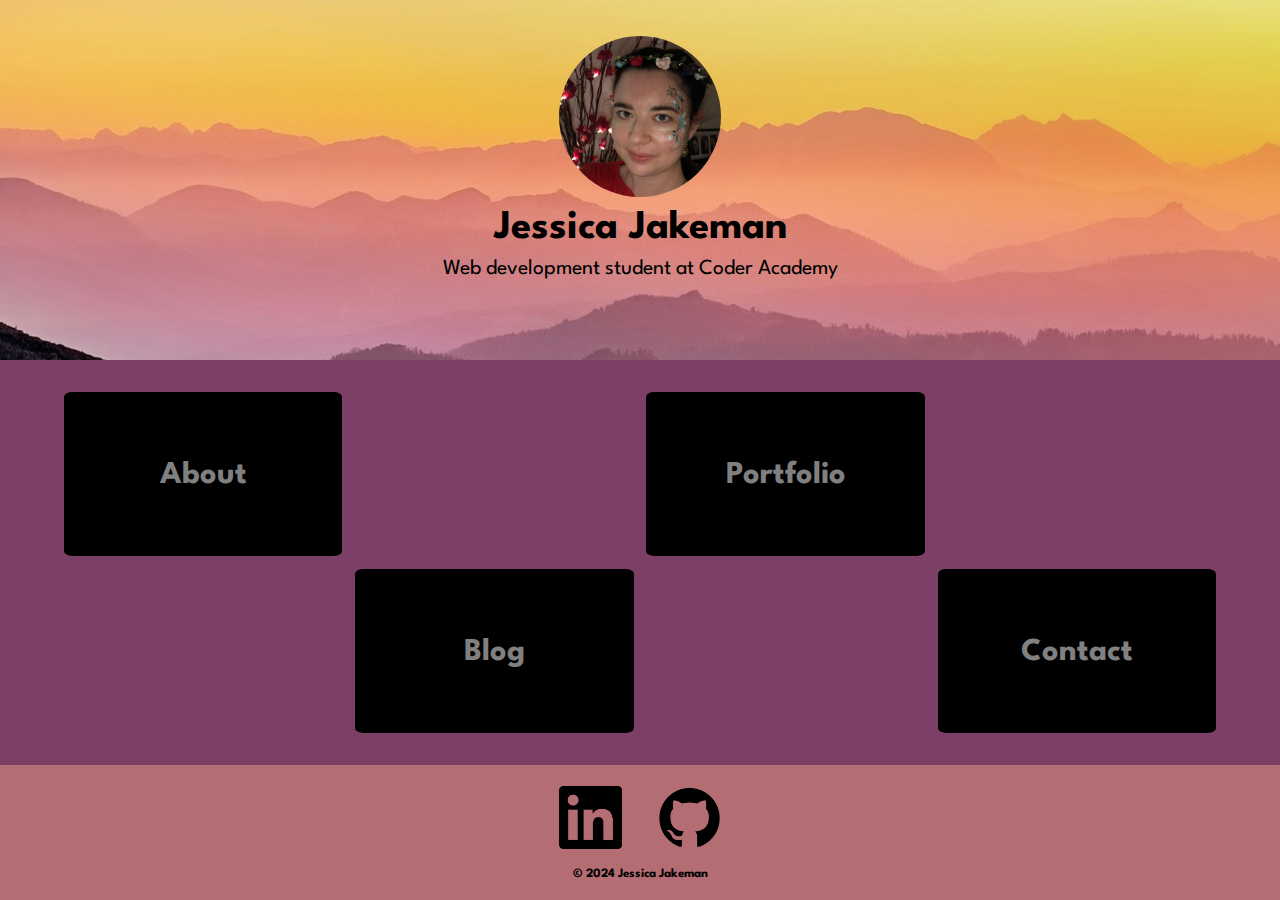
<file: index.html>
<!DOCTYPE html>
<html lang="en">
<head>
    <meta charset="UTF-8">
    <meta name="viewport" content="width=device-width, initial-scale=1.0">
    <title>Jessica Jakeman</title>
    <link rel="stylesheet" href="style.css">
    <link rel="preconnect" href="https://fonts.googleapis.com">
    <link rel="preconnect" href="https://fonts.googleapis.com">
    <link rel="preconnect" href="https://fonts.gstatic.com" crossorigin>
    <link href="https://fonts.googleapis.com/css2?family=League+Spartan&display=swap" rel="stylesheet">
</head>
<body>
    <!-- wrapper is parent container for defining CSS Grid for laying out all main elements of page -->
    <div id="wrapper-home" class="wrapper">
        <!-- header featuring my headshot, name, intro text and background hero image -->
        <header>
            <img id="hero-image" src="img/mountains1800simon-berger-twukN12EN7c-unsplash.jpg" alt="mountain sunset">
            <img id="jj-photo" src="img/JJ.jpg" alt="Photo of Jessica Jakeman">
            <h1 id="name">Jessica Jakeman</h1>
            <p id="intro">Web development student at Coder Academy</p>
        </header>
        <!-- Navbar to provide navigation to all main pages of site -->
        <nav id="nav-home-pg">
            <a id="nav-about-link" class="nav-home-item" href="about.html">About</a>
            <a id="nav-portfolio-link" class="nav-home-item" href="portfolio.html">Portfolio</a>
            <a id="nav-blog-link" class="nav-home-item" href="blog.html">Blog</a>
            <a id="nav-contact-link" class="nav-home-item" href="contact.html">Contact</a>
        </nav>
        <!-- footer for containing social media & copyright info -->
        <footer>
            <section id="#socials-home" class="socials">
                <a href="https://www.linkedin.com/in/jessica-jakeman/" target="_blank">
                    <img class="social-logo" src="img/linkedin-black-icon.webp" alt="Linkedin logo">
                </a>
                <a href="https://github.com/jeskaj" target="_blank">
                    <img class="social-logo" src="img/github-mark.png" alt="Github logo">
                </a>
            </section>
            <section id="copyright">&copy 2024 Jessica Jakeman</section>
        </footer>
    </div>
</body>
</html>
</file>
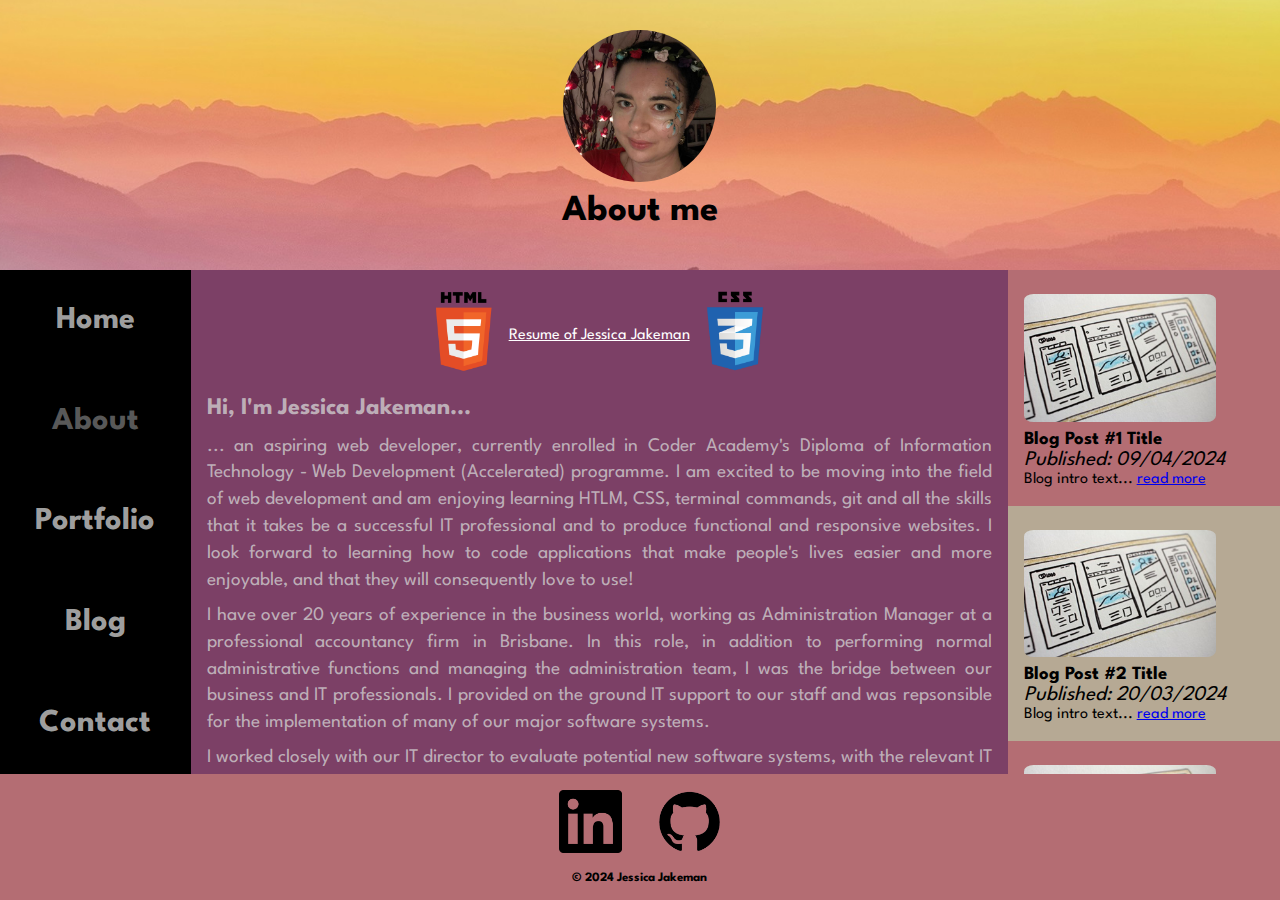
<file: about.html>
<!DOCTYPE html>
<html lang="en">
<head>
    <meta charset="UTF-8">
    <meta name="viewport" content="width=device-width, initial-scale=1.0">
    <title>About Me</title>
    <link rel="stylesheet" href="style.css">
    <link rel="preconnect" href="https://fonts.googleapis.com">
    <link rel="preconnect" href="https://fonts.googleapis.com">
    <link rel="preconnect" href="https://fonts.gstatic.com" crossorigin>
    <link href="https://fonts.googleapis.com/css2?family=League+Spartan&display=swap" rel="stylesheet">
</head>
<body>
    <!-- wrapper is parent container for defining CSS Grid for laying out all main elements of page -->
    <div id="wrapper-about" class="wrapper">
        <!-- header to featuring my headshot, name and background hero image -->
        <header class="header-lvl2-pg">
            <img id="hero-image" src="img/mountains1800simon-berger-twukN12EN7c-unsplash.jpg" alt="mountain sunset">
            <img class="jj-photo-lvl2-pg" src="img/JJ.jpg" alt="Photo of Jessica Jakeman">
            <h1 class="heading-lvl2-pg">About me</h1>
        </header>
        <!-- Nav bar to provide navigation to all main pages of site -->
        <nav id="nav-about-pg" class="nav-lvl2-pg">
            <a id="nav-home-link" class="nav-lvl2-pg-item" href="index.html">Home</a>
            <a id="nav-about-link" class="nav-lvl2-pg-item nav-current-pg-link" href="about.html">About</a>
            <a id="nav-portfolio-link" class="nav-lvl2-pg-item" href="portfolio.html">Portfolio</a>
            <a id="nav-blog-link" class="nav-lvl2-pg-item" href="blog.html">Blog</a>
            <a id="nav-contact-link" class="nav-lvl2-pg-item" href="contact.html">Contact</a>
        </nav>
        <!-- main area of home page to contain primary information of page -->
        <main id="main-about">
            <!-- skills section to feature technical skills and link to resume -->
            <section id="skills">
                <img id="html-logo" class="about-logos" src="img/html-5-logo-png-transparent.png" alt="HTML5 Logo">
                <img id="css-logo" class="about-logos" src="img/css3-logo-png-transparent.png" alt="CSS Logo">
                <a id="resume" href="Resume-Jessica-Jakeman.pdf" target="_blank">Resume of Jessica Jakeman</a>
            </section>
            <!-- About me text regarding my education, work experience and personal interests -->
            <section id="about-text">
                <h2>Hi, I'm Jessica Jakeman...</h2>
                <p>... an aspiring web developer, currently enrolled in Coder Academy's Diploma of Information Technology - Web Development (Accelerated) programme.  
                    I am excited to be moving into the field of web development and am enjoying learning HTLM, CSS, terminal commands, git and all the skills that it takes be a successful IT professional and to produce functional and responsive websites.  I look forward to learning how to code applications that make people's lives easier and more enjoyable, and that they will consequently love to use!</p>
                <p>I have over 20 years of experience in the business world, working as Administration Manager at a professional accountancy firm in Brisbane. 
                In this role, in addition to performing normal administrative functions and managing the administration team, I was the bridge between our business and IT professionals.  I provided on the ground IT support to our staff and was repsonsible for the implementation of many of our major software systems.</p>
                <p>I worked closely with our IT director to evaluate potential new software systems, with the relevant IT consultants to implement them and then set up systems and procedures to train our staff in using them efficiently and effectively.
                <p>Over the past decade, my firm transitioned to using cloud applications for all major business requirements and this process provided me with invaluable experience in understanding user needs and the ways in which software and websites can provide a streamlined and intuitive user experience - or fail to do so!</p>
                <p>During this process, our firm worked very closely with our software providers.  I provided a lot of feedback to them and got used to hearing the response, "Nobody's ever asked us that before"; my common sense and logical approach to identifying our business and user requirements and offering potential solutions to gaps in current software functionality was appreciated by our software providers and often implemented in future releases.</p>
                <p></p>
                <p>This experience has left me ideally placed to be involved in the development of websites and applications that will successfully serve business and user needs.</p>
                <p>My first jobs as a teenager were teaching violin and theory of music (I grew up playing piano and violin) and tutoring highschool maths.  I also worked as a Zumba instructor for a while in 2010 (I think my highschool HPE teachers would have fallen off their chairs in shock!) and am currently filling in teaching some ballroom dancing classes for my teacher who is overseas for a few months.</p>
                <p>My favourite hobby these days is dancing - I enjoy ballroom, latin and swing dancing and try to get out on the floor at least twice a week (as often as possible, when time allows!).  I love being out in nature, especially rainforest bushalking in the moutains (the sun is not a friend to my skin, alas) and when I just want to relax, I enjoy reading and watching movies.</p>
            </section>
        </main>
        <!-- aside is a container for displaying list of blog posts -->
        <aside id="aside-about" class="posts">
            <!-- article sections for containing blog post listings -->
            <article id="blog-post-1" class="post-list">
                <img class="blog-list-images" src="img/wireframe300hal-gatewood-weRQAu9TA-A-unsplash.jpg" alt="wireframe photo by Hal Gatewood on Unsplash">
                <h3 class="blog-list-title">Blog Post #1 Title</h3>
                <p class="blog-published">Published:  09/04/2024</p>
                <p class="blog-blurb">Blog intro text... <a href="blog.html#blog-post-1">read more</a></p>
            </article>
            <article id="blog-post-2" class="post-list">
                <img class="blog-list-images" src="img/wireframe300hal-gatewood-weRQAu9TA-A-unsplash.jpg" alt="wireframe photo by Hal Gatewood on Unsplash">
                <h3 class="blog-list-title">Blog Post #2 Title</h3>
                <p class="blog-published">Published:  20/03/2024</p>
                <p class="blog-blurb">Blog intro text... <a href="blog.html#blog-post-2">read more</a></p>
            </article>
            <article id="blog-post-3" class="post-list">
                <img class="blog-list-images" src="img/wireframe300hal-gatewood-weRQAu9TA-A-unsplash.jpg" alt="wireframe photo by Hal Gatewood on Unsplash">
                <h3 class="blog-list-title">Blog Post #3 Title</h3>
                <p class="blog-published">Published:  25/02/2024</p>
                <p class="blog-blurb">Blog intro text... <a href="blog.html#blog-post-3">read more</a></p>
            </article>
            <article id="blog-post-3" class="post-list">
                <img class="blog-list-images" src="img/wireframe300hal-gatewood-weRQAu9TA-A-unsplash.jpg" alt="wireframe photo by Hal Gatewood on Unsplash">
                <h3 class="blog-list-title">Blog Post #4 Title</h3>
                <p class="blog-published">Published:  15/01/2024</p>
                <p class="blog-blurb">Blog intro text... <a href="blog.html#blog-post-4">read more</a></p>
            </article>
            <article id="blog-post-3" class="post-list">
                <img class="blog-list-images" src="img/wireframe300hal-gatewood-weRQAu9TA-A-unsplash.jpg" alt="wireframe photo by Hal Gatewood on Unsplash">
                <h3 class="blog-list-title">Blog Post #5 Title</h3>
                <p class="blog-published">Published:  08/12/2024</p>
                <p class="blog-blurb">Blog intro text... <a href="blog.html#blog-post-5">read more</a></p>
            </article>
            </article>
            <!-- article section to display link to full blog at bottom of list of posts -->
            <article id="blog-link">
                <p>Read my full blog <a href="blog.html">here</a></p>
            </article>
        </aside>
        <!-- footer for containing copyright & social media info -->
        <footer>
            <!-- separate sections to separate social media logos from copyright info for ease of layout -->
            <section id="socials-about" class="socials">
                <a href="https://www.linkedin.com/in/jessica-jakeman/" target="_blank">
                    <img class="social-logo" src="img/linkedin-black-icon.webp" alt="Linkedin logo">
                </a>
                <a href="https://github.com/jeskaj" target="_blank">
                    <img class="social-logo" src="img/github-mark.png" alt="Github logo">
                </a>
            </section>
            <section id="copyright">&copy 2024 Jessica Jakeman</section>
        </footer>
    </div>
</body>
</html>
</file>
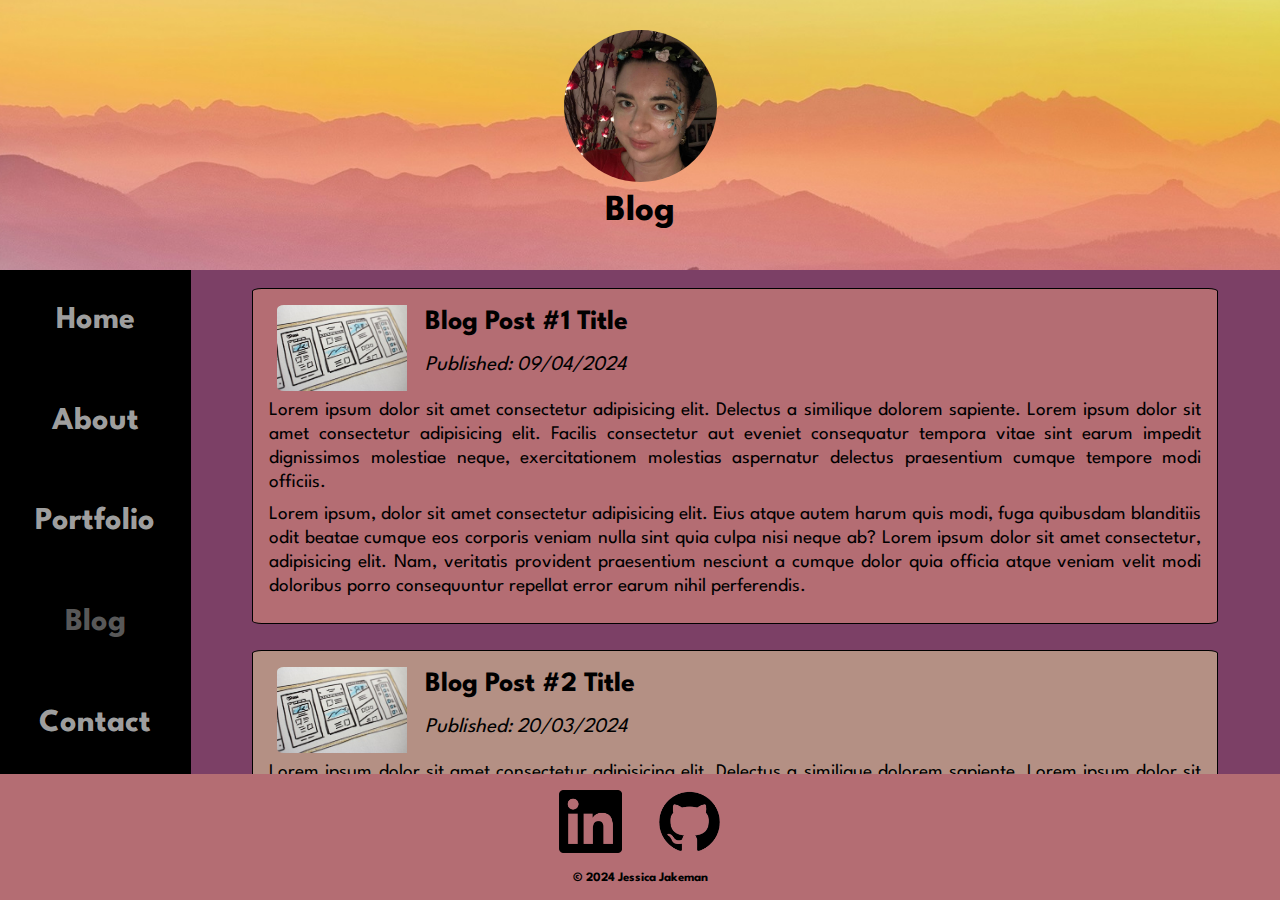
<file: blog.html>
<!DOCTYPE html>
<html lang="en">
<head>
    <meta charset="UTF-8">
    <meta name="viewport" content="width=device-width, initial-scale=1.0">
    <title>My Blog</title>
    <link rel="stylesheet" href="style.css">
    <link rel="preconnect" href="https://fonts.googleapis.com">
    <link rel="preconnect" href="https://fonts.googleapis.com">
    <link rel="preconnect" href="https://fonts.gstatic.com" crossorigin>
    <link href="https://fonts.googleapis.com/css2?family=League+Spartan&display=swap" rel="stylesheet">
</head>
<body>
    <!-- wrapper is parent container for defining CSS Grid for laying out all main elements of page -->
    <div id="wrapper-blog" class="wrapper">
        <!-- header featuring my headshot, page heading and background hero image -->
        <header id="header-blog" class="header-lvl2-pg">
            <img id="hero-image" src="img/mountains1800simon-berger-twukN12EN7c-unsplash.jpg" alt="mountain sunset">
            <img id="jj-photo-blog" class="jj-photo-lvl2-pg" src="img/JJ.jpg" alt="Photo of Jessica Jakeman">
            <h1 id="heading-blog" class="heading-lvl2-pg">Blog</h1>
        </header>
        <!-- Navbar to provide navigation to all main pages of site -->
        <nav id="nav-blog-pg" class="nav-lvl2-pg">
            <a id="nav-home-link" class="nav-lvl2-pg-item" href="index.html">Home</a>
            <a id="nav-about-link" class="nav-lvl2-pg-item" href="about.html">About</a>
            <a id="nav-portfolio-link" class="nav-lvl2-pg-item" href="portfolio.html">Portfolio</a>
            <a id="nav-blog-link" class="nav-lvl2-pg-item nav-current-pg-link">Blog</a>
            <a id="nav-contact-link" class="nav-lvl2-pg-item" href="contact.html">Contact</a>
        </nav>
        <!-- main area of blog page containing blog articles -->
        <main id="main-blog">
            <!-- article containers for blog posts -->
            <article class="post" id="blog-post-1">
                <img class="blog-images" src="img/wireframe300hal-gatewood-weRQAu9TA-A-unsplash.jpg" alt="wireframe photo by Hal Gatewood on Unsplash">
                <h3 class="blog-title">Blog Post #1 Title</h3>
                <p class="blog-published">Published:  09/04/2024</p>
                <!-- separate section for main text of blog article for layout purposes -->
                <section class="blog-text">
                    <p>Lorem ipsum dolor sit amet consectetur adipisicing elit. Delectus a similique dolorem sapiente. Lorem ipsum dolor sit amet consectetur adipisicing elit. Facilis consectetur aut eveniet consequatur tempora vitae sint earum impedit dignissimos molestiae neque, exercitationem molestias aspernatur delectus praesentium cumque tempore modi officiis.</p>
                    <p>Lorem ipsum, dolor sit amet consectetur adipisicing elit. Eius atque autem harum quis modi, fuga quibusdam blanditiis odit beatae cumque eos corporis veniam nulla sint quia culpa nisi neque ab?  Lorem ipsum dolor sit amet consectetur, adipisicing elit. Nam, veritatis provident praesentium nesciunt a cumque dolor quia officia atque veniam velit modi doloribus porro consequuntur repellat error earum nihil perferendis.</p>
                </section>
            </article>
            <article class="post" id="blog-post-2">
                <img class="blog-images" src="img/wireframe300hal-gatewood-weRQAu9TA-A-unsplash.jpg" alt="wireframe photo by Hal Gatewood on Unsplash">
                <h3 class="blog-title">Blog Post #2 Title</h3>
                <p class="blog-published">Published:  20/03/2024</p>
                <section class="blog-text">
                    <p>Lorem ipsum dolor sit amet consectetur adipisicing elit. Delectus a similique dolorem sapiente. Lorem ipsum dolor sit amet consectetur adipisicing elit. Facilis consectetur aut eveniet consequatur tempora vitae sint earum impedit dignissimos molestiae neque, exercitationem molestias aspernatur delectus praesentium cumque tempore modi officiis.</p>
                    <p>Lorem ipsum, dolor sit amet consectetur adipisicing elit. Eius atque autem harum quis modi, fuga quibusdam blanditiis odit beatae cumque eos corporis veniam nulla sint quia culpa nisi neque ab?  Lorem ipsum dolor sit amet consectetur, adipisicing elit. Nam, veritatis provident praesentium nesciunt a cumque dolor quia officia atque veniam velit modi doloribus porro consequuntur repellat error earum nihil perferendis.</p>
                </section>
            </article>
            <article class="post" id="blog-post-3">
                <img class="blog-images" src="img/wireframe300hal-gatewood-weRQAu9TA-A-unsplash.jpg" alt="wireframe photo by Hal Gatewood on Unsplash">
                <h3 class="blog-title">Blog Post #3 Title</h3>
                <p class="blog-published">Published:  25/02/2024</p>
                <section class="blog-text">
                    <p>Lorem ipsum dolor sit amet consectetur adipisicing elit. Delectus a similique dolorem sapiente. Lorem ipsum dolor sit amet consectetur adipisicing elit. Facilis consectetur aut eveniet consequatur tempora vitae sint earum impedit dignissimos molestiae neque, exercitationem molestias aspernatur delectus praesentium cumque tempore modi officiis.</p>
                    <p>Lorem ipsum, dolor sit amet consectetur adipisicing elit. Eius atque autem harum quis modi, fuga quibusdam blanditiis odit beatae cumque eos corporis veniam nulla sint quia culpa nisi neque ab?  Lorem ipsum dolor sit amet consectetur, adipisicing elit. Nam, veritatis provident praesentium nesciunt a cumque dolor quia officia atque veniam velit modi doloribus porro consequuntur repellat error earum nihil perferendis.</p>
                </section>
            </article>
            <article class="post" id="blog-post-4">
                <img class="blog-images" src="img/wireframe300hal-gatewood-weRQAu9TA-A-unsplash.jpg" alt="wireframe photo by Hal Gatewood on Unsplash">
                <h3 class="blog-title">Blog Post #4 Title</h3>
                <p class="blog-published">Published:  15/01/2024</p>
                <section class="blog-text">
                    <p>Lorem ipsum dolor sit amet consectetur adipisicing elit. Delectus a similique dolorem sapiente. Lorem ipsum dolor sit amet consectetur adipisicing elit. Facilis consectetur aut eveniet consequatur tempora vitae sint earum impedit dignissimos molestiae neque, exercitationem molestias aspernatur delectus praesentium cumque tempore modi officiis.</p>
                    <p>Lorem ipsum, dolor sit amet consectetur adipisicing elit. Eius atque autem harum quis modi, fuga quibusdam blanditiis odit beatae cumque eos corporis veniam nulla sint quia culpa nisi neque ab?  Lorem ipsum dolor sit amet consectetur, adipisicing elit. Nam, veritatis provident praesentium nesciunt a cumque dolor quia officia atque veniam velit modi doloribus porro consequuntur repellat error earum nihil perferendis.</p>
                </section>
            </article>
            <article class="post" id="blog-post-5">
                <img class="blog-images" src="img/wireframe300hal-gatewood-weRQAu9TA-A-unsplash.jpg" alt="wireframe photo by Hal Gatewood on Unsplash">
                <h3 class="blog-title">Blog Post #5 Title</h3>
                <p class="blog-published">Published:  08/12/2024</p>
                <section class="blog-text">
                    <p>Lorem ipsum dolor sit amet consectetur adipisicing elit. Delectus a similique dolorem sapiente. Lorem ipsum dolor sit amet consectetur adipisicing elit. Facilis consectetur aut eveniet consequatur tempora vitae sint earum impedit dignissimos molestiae neque, exercitationem molestias aspernatur delectus praesentium cumque tempore modi officiis.</p>
                    <p>Lorem ipsum, dolor sit amet consectetur adipisicing elit. Eius atque autem harum quis modi, fuga quibusdam blanditiis odit beatae cumque eos corporis veniam nulla sint quia culpa nisi neque ab?  Lorem ipsum dolor sit amet consectetur, adipisicing elit. Nam, veritatis provident praesentium nesciunt a cumque dolor quia officia atque veniam velit modi doloribus porro consequuntur repellat error earum nihil perferendis.</p>
                </section>
            </article>
        </main>
        <!-- footer for containing copyright & social media info -->
        <footer>
            <!-- separate sections to separate social media logos from copyright info for ease of layout -->
            <section id="socials-blog" class="socials">
                <a href="https://www.linkedin.com/in/jessica-jakeman/" target="_blank">
                    <img class="social-logo" src="img/linkedin-black-icon.webp" alt="Linkedin logo">
                </a>
                <a href="https://github.com/jeskaj" target="_blank">
                    <img class="social-logo" src="img/github-mark.png" alt="Github logo">
                </a>
            </section>
            <section id="copyright">&copy 2024 Jessica Jakeman</section>
        </footer>
    </div>
</body>
</html>
</file>
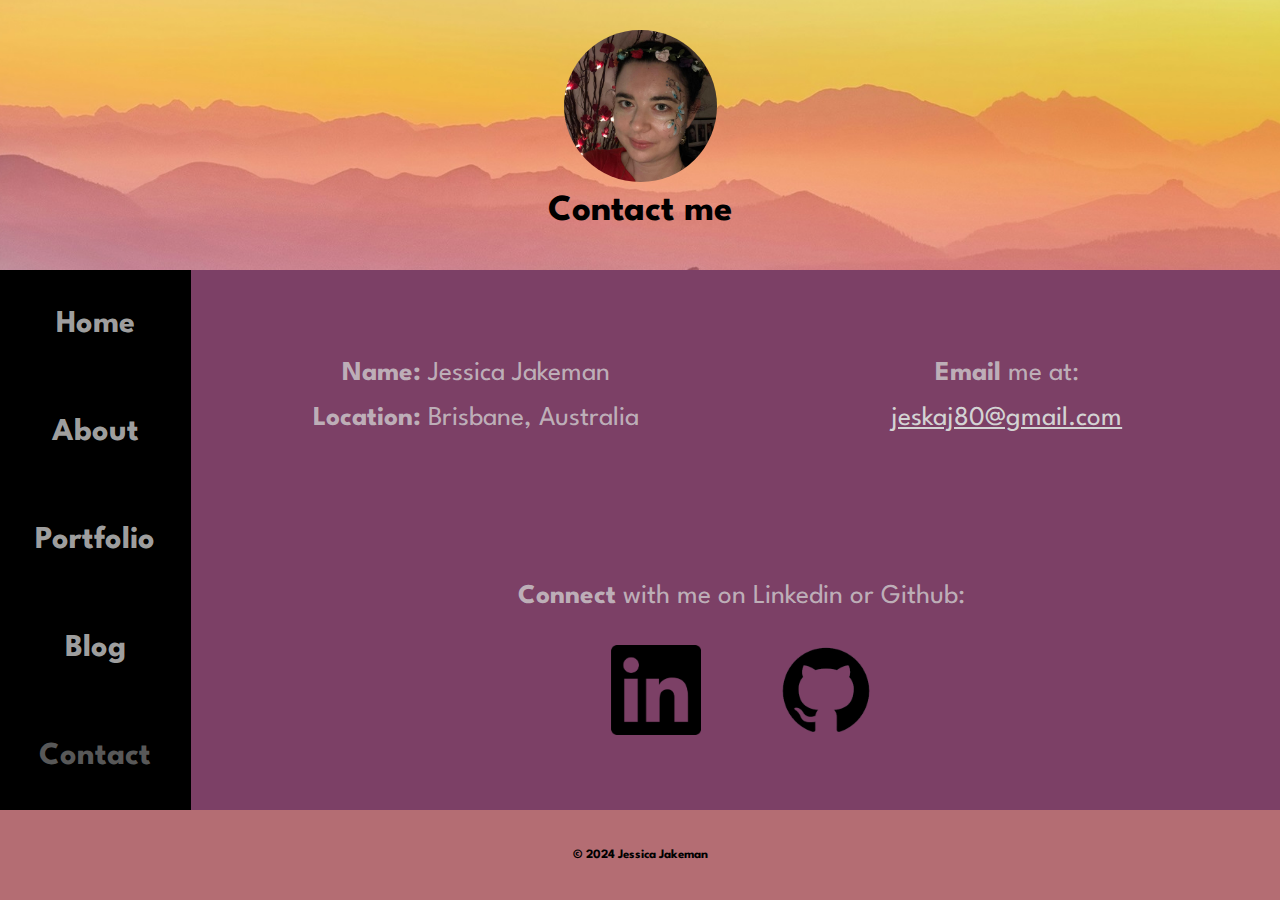
<file: contact.html>
<!DOCTYPE html>
<html lang="en">
<head>
    <meta charset="UTF-8">
    <meta name="viewport" content="width=device-width, initial-scale=1.0">
    <title>Contact</title>
    <link rel="stylesheet" href="style.css">
    <link rel="preconnect" href="https://fonts.googleapis.com">
    <link rel="preconnect" href="https://fonts.googleapis.com">
    <link rel="preconnect" href="https://fonts.gstatic.com" crossorigin>
    <link href="https://fonts.googleapis.com/css2?family=League+Spartan&display=swap" rel="stylesheet">
</head>
<body>
    <!-- wrapper is parent container for defining CSS Grid for laying out all main elements of page -->
    <div id="wrapper-contact" class="wrapper">
        <!-- header featuring my headshot, page heading and background hero image -->
        <header id="header-contact" class="header-lvl2-pg">
            <img id="hero-image" src="img/mountains1800simon-berger-twukN12EN7c-unsplash.jpg" alt="mountain sunset">
            <img id="jj-photo-contact" class="jj-photo-lvl2-pg" src="img/JJ.jpg" alt="Photo of Jessica Jakeman">
            <h1 id="heading-contact" class="heading-lvl2-pg">Contact me</h1>
        </header>
        <!-- Navbar to provide navigation to all main pages of site -->
        <nav id="nav-contact-pg" class="nav-lvl2-pg">
            <a id="nav-home-link" class="nav-lvl2-pg-item nav-contact-pg-item" href="index.html">Home</a>
            <a id="nav-about-link" class="nav-lvl2-pg-item nav-contact-pg-item" href="about.html">About</a>
            <a id="nav-portfolio-link" class="nav-lvl2-pg-item nav-contact-pg-item" href="portfolio.html">Portfolio</a>
            <a id="nav-blog-link" class="nav-lvl2-pg-item nav-contact-pg-item" href="blog.html">Blog</a>
            <a id="nav-contact-link" class="nav-lvl2-pg-item  nav-contact-pg-item nav-current-pg-link">Contact</a>
        </nav>
        <!-- main area of contact page containing contact details & social media links -->
        <main id="main-contact">
            <!-- contact content divided into three container sections for layout purposes -->
            <section id="contact1">
                <p><strong>Name:</strong> Jessica Jakeman</p>
                <p><strong>Location:</strong> Brisbane, Australia</p>
            </section>
            <section id="contact2">
                <p><strong>Email</strong> me at:</p>
                <p id="email"><a href="mailto:jeskaj80@gmail.com">jeskaj80@gmail.com</a></p>
            </section>
            <section id="contact3">
                <p><strong>Connect</strong> with me on Linkedin or Github:</p>
                <!-- separate section for social media logos for layout purposes -->
                <section id="socials-contact" class="socials">
                    <a href="https://www.linkedin.com/in/jessica-jakeman/" target="_blank">
                        <img class="social-logo-contact" src="img/linkedin-black-icon.webp" alt="Linkedin logo">
                    </a>
                    <a href="https://github.com/jeskaj" target="_blank">
                        <img class="social-logo-contact" src="img/github-mark.png" alt="Github logo">
                    </a>
                </section>
            </section>
        </main>
        <!-- footer for containing copyright info -->
        <footer id="footer-contact">
            <section id="copyright-contact">&copy 2024 Jessica Jakeman</section>
        </footer>
    </div>
</body>
</html>
</file>
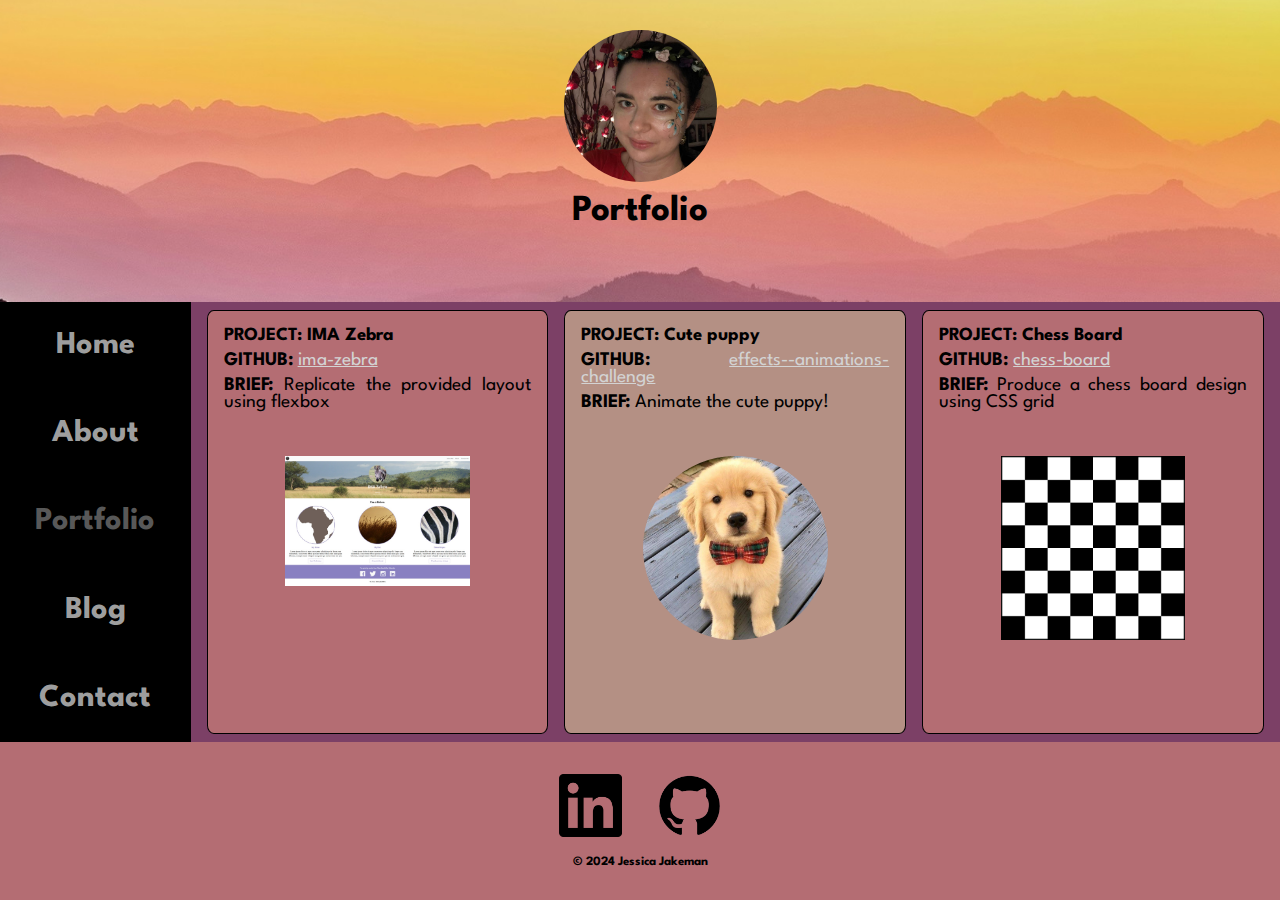
<file: portfolio.html>
<!DOCTYPE html>
<html lang="en">
<head>
    <meta charset="UTF-8">
    <meta name="viewport" content="width=device-width, initial-scale=1.0">
    <title>Portfolio</title>
    <link rel="stylesheet" href="style.css">
    <link rel="preconnect" href="https://fonts.googleapis.com">
    <link rel="preconnect" href="https://fonts.googleapis.com">
    <link rel="preconnect" href="https://fonts.gstatic.com" crossorigin>
    <link href="https://fonts.googleapis.com/css2?family=League+Spartan&display=swap" rel="stylesheet">
</head>
<body>
    <!-- wrapper is parent container for defining CSS Grid for laying out all main elements of page -->
    <div id="wrapper-portfolio" class="wrapper">
        <!-- header featuring my headshot, page heading and background hero image -->
        <header id="header-portfolio" class="header-lvl2-pg">
            <img id="hero-image" src="img/mountains1800simon-berger-twukN12EN7c-unsplash.jpg" alt="mountain sunset">
            <img id="jj-photo-portfolio" class="jj-photo-lvl2-pg" src="img/JJ.jpg" alt="Photo of Jessica Jakeman">
            <h1 id="heading-portfolio" class="heading-lvl2-pg">Portfolio</h1>
        </header>
        <!-- Navbar to provide navigation to all main pages of site -->
        <nav id="nav-portfolio-pg" class="nav-lvl2-pg">
            <a id="nav-home-link" class="nav-lvl2-pg-item" href="index.html">Home</a>
            <a id="nav-about-link" class="nav-lvl2-pg-item" href="about.html">About</a>
            <a id="nav-portfolio-link" class="nav-lvl2-pg-item nav-current-pg-link">Portfolio</a>
            <a id="nav-blog-link" class="nav-lvl2-pg-item" href="blog.html">Blog</a>
            <a id="nav-contact-link" class="nav-lvl2-pg-item" href="contact.html">Contact</a>
        </nav>
        <!-- main area of blog page containing portfolio project info -->
        <main id="main-portfolio">
            <!-- section container for each project -->
            <section class="project">
                <h3 class="project-name">PROJECT:  IMA Zebra</h3>
                <p class="project-link"><strong>GITHUB: </strong><a href="https://github.com/jeskaj/ima-zebra" target="_blank">ima-zebra</a></p>
                <p class="project-brief"><strong>BRIEF: </strong>Replicate the provided layout using flexbox</p>
                <img id="ima-zebra" class="project-image" src="img/imazebra1137.jpg" alt="I'm a zerbra website layout">
            </section>
            <section class="project">
                <h3 class="project-name">PROJECT:  Cute puppy</h3>
                <p class="project-link"><strong>GITHUB: </strong><a href="https://github.com/jeskaj/effects--animations-challenge" target="_blank">effects--animations-challenge</a></p>
                <p class="project-brief"><strong>BRIEF:</strong> Animate the cute puppy!</p>
                <img id="puppy" class="project-image" src="img/effects-cute-puppy.jpg" alt="Cute puppy">
            </section>
            <section class="project">
                <h3 class="project-name">PROJECT:  Chess Board</h3>
                <p class="project-link"><strong>GITHUB: </strong><a href="https://github.com/jeskaj/chess-board" target="_blank">chess-board</a></p>
                <p class="project-brief"><strong>BRIEF:</strong> Produce a chess board design using CSS grid</p>
                <img id="chess-board" class="project-image" src="img/chess-board.png" alt="Chess board">
            </section>
        </main>
        <!-- footer for containing copyright & social media info -->
        <footer>
            <!-- separate sections to separate social media logos from copyright info for ease of layout -->
            <section id="socials-portfolio" class="socials">
                <a href="https://www.linkedin.com/in/jessica-jakeman/" target="_blank">
                    <img class="social-logo" src="img/linkedin-black-icon.webp" alt="Linkedin logo">
                </a>
                <a href="https://github.com/jeskaj" target="_blank">
                    <img class="social-logo" src="img/github-mark.png" alt="Github logo">
                </a>
            </section>
            <section id="copyright">&copy 2024 Jessica Jakeman</section>
        </footer>
    </div>
</body>
</html>
</file>
<file: style.css>
* {
  box-sizing: border-box;
  font-family: "League Spartan", sans-serif;
  padding: 0;
  margin: 0;
  text-decoration: none;
}

.wrapper {
  width: 100%;
  margin: 0 auto;
  display: grid;
}

#wrapper-home {
  grid-template-rows: 40vh 45vh 15vh;
  grid-template-areas: "header" "nav" "footer";
}

#wrapper-about {
  grid-template-areas: "header" "nav" "main" "posts" "footer";
}

#wrapper-portfolio {
  grid-template-areas: "header" "nav" "main" "footer";
}

#wrapper-blog {
  grid-template-areas: "header" "nav" "main" "footer";
}

#wrapper-contact {
  grid-template-rows: 30vh 5vh 55vh 10vh;
  grid-template-areas: "header" "nav" "main" "footer";
}

header {
  display: flex;
  flex-direction: column;
  align-items: center;
  justify-content: center;
  grid-area: header;
  height: 40vh;
}

.header-lvl2-pg {
  height: 30vh;
}

#hero-image {
  -o-object-fit: cover;
     object-fit: cover;
  width: 100%;
  height: 100%;
  position: absolute;
  z-index: -1;
}

#jj-photo {
  width: 20vh;
  border-radius: 50%;
}

.jj-photo-lvl2-pg {
  width: 15vh;
  border-radius: 50%;
}

h1 {
  font-size: 2.55rem;
  margin: 0.75rem;
}

.heading-lvl2-pg {
  font-size: 2rem;
}

#intro {
  width: 50vw;
  text-align: center;
  font-size: 1rem;
}

nav {
  display: flex;
  justify-content: center;
  align-items: center;
  grid-area: nav;
  background: #7C4066;
}

.nav-lvl2-pg {
  flex-direction: row;
  justify-content: space-around;
  min-height: 5vh;
  background: black;
}

nav a {
  font-weight: bold;
  color: gray;
  padding: 1rem 0.8rem;
  display: flex;
  align-items: center;
  justify-content: center;
}

#nav-home-pg {
  flex-direction: column;
  height: 100%;
  padding: 1rem 0;
}

.nav-home-item {
  min-height: 20%;
  width: 60%;
  border: 0;
  border-radius: 3%;
  font-size: 1.25rem;
  background: black;
  padding-top: 1.2rem;
  margin: 0.5rem;
}

.nav-lvl2-pg-item {
  color: rgba(211, 211, 211, 0.767);
  padding: 0 0.8rem;
  border: 0;
  font-size: 0.9rem;
}

.nav-current-pg-link {
  color: rgba(128, 128, 128, 0.699);
}

main {
  overflow: auto;
  scrollbar-color: rgba(211, 188, 150, 0.6431372549) #7C4066;
  grid-area: main;
  display: flex;
  flex-direction: column;
  align-items: center;
  justify-content: space-around;
  padding: 0.5rem;
  color: rgba(211, 211, 211, 0.767);
  background: #7C4066;
}

main p {
  font-size: 1.2rem;
  text-align: justify;
  margin-top: 0.5rem;
  margin-bottom: 0.5rem;
}

main a {
  color: lightgray;
  text-decoration: underline;
}

#main-about {
  padding: 1rem;
  line-height: 1.25;
  background: #7C4066;
}

#main-contact p {
  text-align: center;
  margin-bottom: 20px;
}

#skills {
  display: grid;
  grid-template-areas: "html resume css";
  justify-content: center;
  min-width: 30vw;
  margin-bottom: 1rem;
}

.about-logos {
  width: 10vh;
  align-self: center;
}

#about-text {
  line-height: 1.4;
}

#html-logo {
  grid-area: html;
}

#css-logo {
  grid-area: css;
}

#resume {
  display: flex;
  align-items: center;
  justify-content: center;
  grid-area: resume;
  padding-top: 10px;
  color: white;
  text-decoration: underline;
}

#email {
  font-size: 1.8rem;
}

#email:visited {
  color: #B46D73;
}

aside a {
  text-decoration: underline;
}

.project {
  color: black;
  background: #B46D73;
  padding: 1rem;
  border: 1px solid black;
  border-radius: 2%;
  margin: 1rem;
}

.project:nth-child(even) {
  background: rgba(211, 188, 150, 0.6431372549);
}

.project-image {
  display: block;
  margin: 5vh auto;
  width: 90%;
}

#puppy {
  border-radius: 50%;
}

.posts {
  grid-area: posts;
}

.post-list {
  width: 100%;
  display: grid;
  grid-template-columns: 1fr 2fr;
  grid-template-areas: "image title" "image published" "image blurb";
  line-height: 1.25rem;
  background: #B46D73;
  padding: 1rem;
}

.post-list:nth-child(even) {
  background: #b6a994;
}

#main-blog {
  color: black;
  line-height: 1.25;
}

.post {
  width: 100%;
  display: grid;
  grid-template-columns: 1fr 2fr;
  grid-template-areas: "image title" "image published" "text text";
  background: rgba(211, 188, 150, 0.6431372549);
  padding: 1rem;
  border: 1px solid black;
  border-radius: 2%;
  margin-bottom: 1rem;
}

.post:nth-child(odd) {
  background: #B46D73;
}

.blog-published {
  grid-area: published;
  font-size: 0.9rem;
  font-style: italic;
}

.blog-images, .blog-list-images {
  max-width: 25vw;
  border-radius: 5%;
  grid-area: image;
  margin-left: 0.5rem;
  margin-right: 0.5rem;
}

.blog-title {
  grid-area: title;
}

.blog-blurb {
  grid-area: blurb;
  text-align: left;
}

.blog-text {
  grid-area: text;
}

#blog-link {
  text-align: center;
  font-weight: bold;
  background: #b6a994;
  padding: 1rem;
}

footer {
  display: flex;
  flex-direction: column;
  align-items: center;
  justify-content: center;
  grid-area: footer;
  background: #7C4066;
  padding: 1rem;
}

#contact3 {
  display: flex;
  flex-direction: column;
  align-items: center;
}

.socials {
  display: flex;
  justify-content: space-around;
  width: 40%;
}

#socials-contact {
  width: 55%;
  margin-top: 1rem;
}

#socials-contact a {
  text-decoration: none;
}

.social-logo {
  width: 7vh;
}

.social-logo-contact {
  width: 10vh;
  margin-left: 5px;
  margin-right: 5px;
}

#copyright {
  margin-top: 1rem;
  font-weight: bold;
}

#copyright-contact {
  font-weight: bold;
}

@media only screen and (min-width: 550px) {
  #intro {
    font-size: 1.35rem;
  }
  #nav-home-pg {
    width: 100vw;
    display: grid;
    grid-template-rows: 45% 45%;
    grid-template-columns: 1fr 1fr;
    row-gap: 5vh;
    -moz-column-gap: 10vw;
         column-gap: 10vw;
    justify-items: center;
    padding: 10%;
    margin: 0 auto;
  }
  .nav-home-item {
    width: 100%;
    height: 100%;
    font-size: 2rem;
  }
  .socials {
    display: flex;
    justify-content: space-around;
    width: 30%;
  }
  footer {
    font-size: 0.8rem;
    background: #B46D73;
  }
  .nav-lvl2-pg {
    flex-direction: column;
    justify-content: space-around;
  }
  .nav-lvl2-pg-item {
    font-size: 1.5rem;
  }
  #wrapper-about {
    height: 100vh;
    grid-template-columns: 1fr 3fr 1fr;
    grid-template-areas: "header header header" "nav main posts" "footer footer footer";
  }
  #nav-about-pg, #main-about, #aside-about {
    max-height: 60vh;
    overflow: auto;
    scrollbar-color: rgba(211, 188, 150, 0.6431372549) #7C4066;
  }
  .blog-list-images {
    width: 80%;
    margin: 8px 0;
  }
  .post-list {
    display: flex;
    flex-direction: column;
  }
  #wrapper-portfolio, #wrapper-blog {
    height: 100vh;
    grid-template-columns: 1fr 3fr;
    grid-template-areas: "header header" "nav main" "footer footer";
  }
  .project-image {
    width: 80%;
  }
  .post {
    grid-template-columns: 1fr 3fr;
    width: 90%;
    margin-top: 10px;
  }
  .blog-images {
    max-width: 15vw;
    margin-right: 1rem;
  }
  #wrapper-contact {
    grid-template-rows: 30vh 60vh 10vh;
    grid-template-columns: 1fr 3fr;
    grid-template-areas: "header header" "nav main" "footer footer";
  }
  #main-contact {
    padding-left: 20px;
    padding-top: 20px;
  }
  #main-contact p {
    font-size: 1.7rem;
  }
}
@media only screen and (min-width: 800px) {
  #nav-home-pg {
    width: 100vw;
    display: grid;
    grid-template-rows: 45% 45%;
    grid-template-columns: 1fr 1fr;
    padding: 5% 10%;
  }
  .socials {
    display: flex;
    justify-content: space-around;
    width: 20%;
  }
  .jj-photo-lvl2-pg {
    width: 17vh;
  }
  .heading-lvl2-pg {
    font-size: 2.3rem;
  }
  .nav-lvl2-pg-item {
    font-size: 1.8rem;
  }
  .project-image {
    width: 60%;
  }
  .blog-title {
    font-size: 1.5rem;
  }
  .blog-published {
    font-size: 1.1rem;
  }
}
@media only screen and (min-width: 1000px) {
  #wrapper {
    grid-template-rows: 35vh 50vh 15vh;
  }
  header {
    height: 35vh;
  }
  #jj-photo {
    width: 18vh;
  }
  #nav-home-pg {
    grid-template-columns: repeat(4, 1fr);
    grid-template-rows: repeat(2, 1fr);
    grid-template-areas: "about . portfolio ." ". blog . contact";
    -moz-column-gap: 1vw;
         column-gap: 1vw;
    row-gap: 1vw;
    padding: 2.5% 5%;
  }
  .nav-home-item {
    width: 100%;
    height: 100%;
  }
  #nav-about-link {
    grid-area: about;
  }
  #nav-portfolio-link {
    grid-area: portfolio;
  }
  #nav-blog-link {
    grid-area: blog;
  }
  #nav-contact-link {
    grid-area: contact;
  }
  .socials {
    justify-content: space-between;
    width: 18vh;
  }
  .nav-lvl2-pg-item {
    font-size: 2rem;
  }
  #wrapper-about {
    height: 100vh;
    grid-template-columns: 0.7fr 3fr 1fr;
    grid-template-areas: "header header header" "nav main posts" "footer footer footer";
  }
  #wrapper-portfolio, #wrapper-blog {
    grid-template-columns: 0.7fr 4fr;
  }
  #main-portfolio {
    display: grid;
    grid-template-columns: repeat(3, 1fr);
  }
  .project {
    height: 100%;
    margin: 1rem;
    margin: 0 0.5rem;
  }
  .project-image {
    max-height: 45vh;
    max-width: 25vh;
  }
  .post {
    grid-template-columns: 1fr 5fr;
    border-radius: 1%;
  }
  .blog-title {
    font-size: 1.75rem;
  }
  .blog-published {
    font-size: 1.3rem;
  }
  .blog-images {
    width: 90%;
    padding-right: 10px;
  }
  #wrapper-contact {
    grid-template-columns: 0.7fr 4fr;
  }
  #main-contact {
    display: grid;
    grid-template-columns: 1fr 1fr;
    grid-template-areas: "contact1 contact2" "contact3 contact3";
  }
  #contact1 {
    grid-area: contact1;
  }
  #contact2 {
    grid-area: contact2;
  }
  #contact3 {
    grid-area: contact3;
  }
  #socials-contact {
    width: 30vh;
  }
}/*# sourceMappingURL=style.css.map */
</file>
